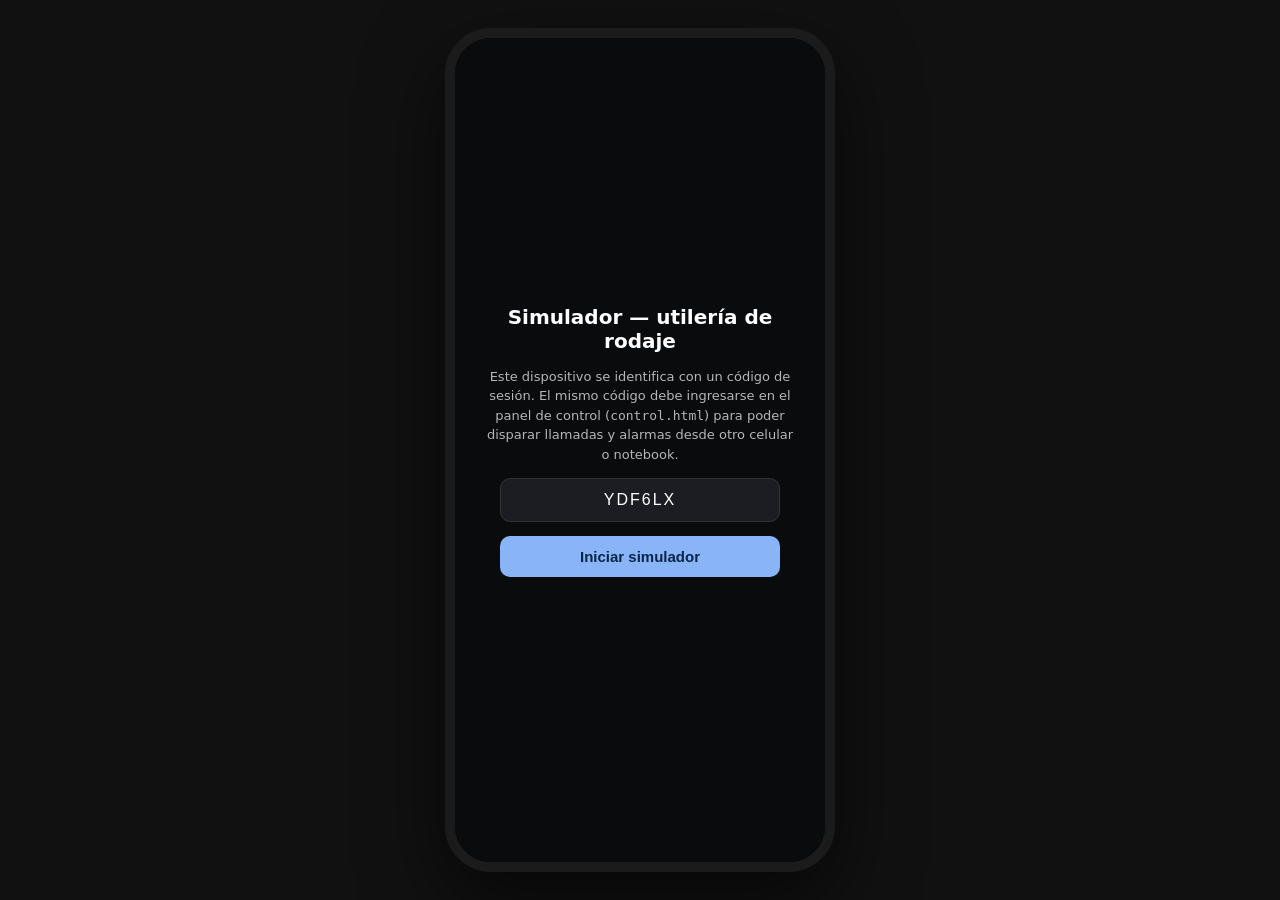
<file: index.html>
<!DOCTYPE html>
<html lang="es">
<head>
<meta charset="UTF-8">
<title>Simulador</title>
<meta name="viewport" content="width=device-width, initial-scale=1, maximum-scale=1, user-scalable=no, viewport-fit=cover">
<meta name="apple-mobile-web-app-capable" content="yes">
<meta name="apple-mobile-web-app-status-bar-style" content="black-translucent">
<meta name="mobile-web-app-capable" content="yes">
<meta name="theme-color" content="#000000">
<link rel="manifest" href="manifest.json">
<link rel="stylesheet" href="css/os.css?v=5">
</head>
<body>
<div id="screen">
  <div id="root"></div>
  <div id="setupscreen">
    <h1>Simulador — utilería de rodaje</h1>
    <p>Este dispositivo se identifica con un código de sesión. El mismo código
      debe ingresarse en el panel de control (<code>control.html</code>) para
      poder disparar llamadas y alarmas desde otro celular o notebook.</p>
    <input id="sessionInput" maxlength="8" placeholder="CÓDIGO">
    <button class="primary" id="enterBtn">Iniciar simulador</button>
    <div class="sync-mode" id="syncModeLabel"></div>
  </div>
</div>

<script type="module">
import { createSync, getSessionId, setSessionId } from "./js/sync.js?v=5";
import { OS } from "./js/os.js?v=5";
import { PhoneApp } from "./js/phone-app.js?v=5";
import { ClockApp } from "./js/clock-app.js?v=5";
import { playDing } from "./js/sound.js?v=5";
import { isFirebaseConfigured } from "./js/firebase-config.js?v=5";

const $setup = document.getElementById("setupscreen");
const $sessionInput = document.getElementById("sessionInput");
const $syncModeLabel = document.getElementById("syncModeLabel");
const $root = document.getElementById("root");

let sync = null;
let os = null;
let phoneApp = null;
let clockApp = null;
let currentConfig = null;

function getConfig() {
  return currentConfig || {};
}

// ---- Pantalla completa real -------------------------------------------
// Oculta la barra de estado verdadera del celular y toda la interfaz del
// navegador (Android Chrome). Requiere un toque del usuario, así que se
// intenta en el primer toque sobre el simulador y en el botón de inicio.
// En iPhone no existe esta API: ahí hay que usar "Agregar a pantalla de
// inicio" (el manifest ya pide display: fullscreen).
async function goFullscreen() {
  try {
    if (!document.fullscreenElement && document.documentElement.requestFullscreen) {
      await document.documentElement.requestFullscreen({ navigationUI: "hide" });
    }
  } catch (e) { /* iOS u otro navegador sin soporte: seguimos normal */ }
}
document.addEventListener("pointerup", () => { goFullscreen(); }, { capture: true });

// ---- La pantalla nunca se apaga -----------------------------------------
// Wake Lock: mientras el simulador esté visible, el celular no se bloquea
// ni se atenúa a mitad de una toma. Se re-adquiere si la pestaña vuelve.
let wakeLock = null;
async function keepAwake() {
  try {
    if ("wakeLock" in navigator) wakeLock = await navigator.wakeLock.request("screen");
  } catch (e) { /* sin soporte o sin permiso: no es fatal */ }
}
document.addEventListener("visibilitychange", () => {
  if (document.visibilityState === "visible") keepAwake();
});
keepAwake();

function boot(sessionId) {
  setSessionId(sessionId);
  sync = createSync(sessionId);
  $syncModeLabel.textContent = isFirebaseConfigured()
    ? `Sesión ${sessionId} · sincronización remota (Firebase)`
    : `Sesión ${sessionId} · modo local (misma pestaña/navegador)`;

  if (!os) {
    os = new OS($root, {
      onExit: () => {
        phoneApp?.endCall();
        clockApp?.dismiss();
        if (document.fullscreenElement) document.exitFullscreen().catch(() => {});
        showSetup();
      },
      onLaunch: (id, fromEl, label) => {
        if (id === "phone") phoneApp.open(fromEl);
        else if (id === "clock") clockApp.open(fromEl);
        else genericApp(id, fromEl, label);
      },
    });
    phoneApp = new PhoneApp(os, getConfig);
    clockApp = new ClockApp(os, getConfig);

    sync.onConfigChange((cfg) => {
      currentConfig = cfg;
      os.applyConfig(cfg);
    });

    sync.onCommand((cmd) => {
      if (!cmd || !cmd.type) return;
      if (cmd.type === "incoming_call") phoneApp.incomingCall(cmd.payload || {});
      else if (cmd.type === "end_call") phoneApp.endCall();
      else if (cmd.type === "fire_alarm") clockApp.fire(cmd.payload || {});
      else if (cmd.type === "dismiss_alarm") clockApp.dismiss();
      else if (cmd.type === "notify") {
        os.showNotification(cmd.payload || {});
        if (cmd.payload?.sound !== false) playDing();
      }
    });
  }

  hideSetup();
  os.goLock();
}

function genericApp(id, fromEl, label) {
  const node = document.createElement("div");
  node.className = "app-window";
  node.style.display = "flex";
  node.style.alignItems = "center";
  node.style.justifyContent = "center";
  node.style.color = "rgba(255,255,255,.4)";
  node.style.fontSize = "14px";
  node.textContent = label || id;
  node.addEventListener("click", () => os.closeApp());
  os.showAppWindow(node, fromEl);
}

function showSetup() {
  $sessionInput.value = getSessionId();
  $setup.classList.remove("hidden");
}
function hideSetup() {
  $setup.classList.add("hidden");
}

document.getElementById("enterBtn").addEventListener("click", () => {
  const code = ($sessionInput.value || getSessionId()).trim().toUpperCase();
  if (!code) return;
  goFullscreen();
  keepAwake();
  boot(code);
});

// Primer arranque: un link con ?s=CODIGO (ej. desde un QR) entra directo.
// Si ya había sesión guardada en este dispositivo, también entra directo.
// Si no hay nada, muestra la pantalla de configuración (equipo de rodaje).
const urlCode = new URL(window.location.href).searchParams.get("s");
const existing = localStorage.getItem("pn_sim_session");
if (urlCode) {
  boot(urlCode.trim().toUpperCase());
} else if (existing) {
  boot(existing);
} else {
  showSetup();
}
</script>
</body>
</html>
</file>
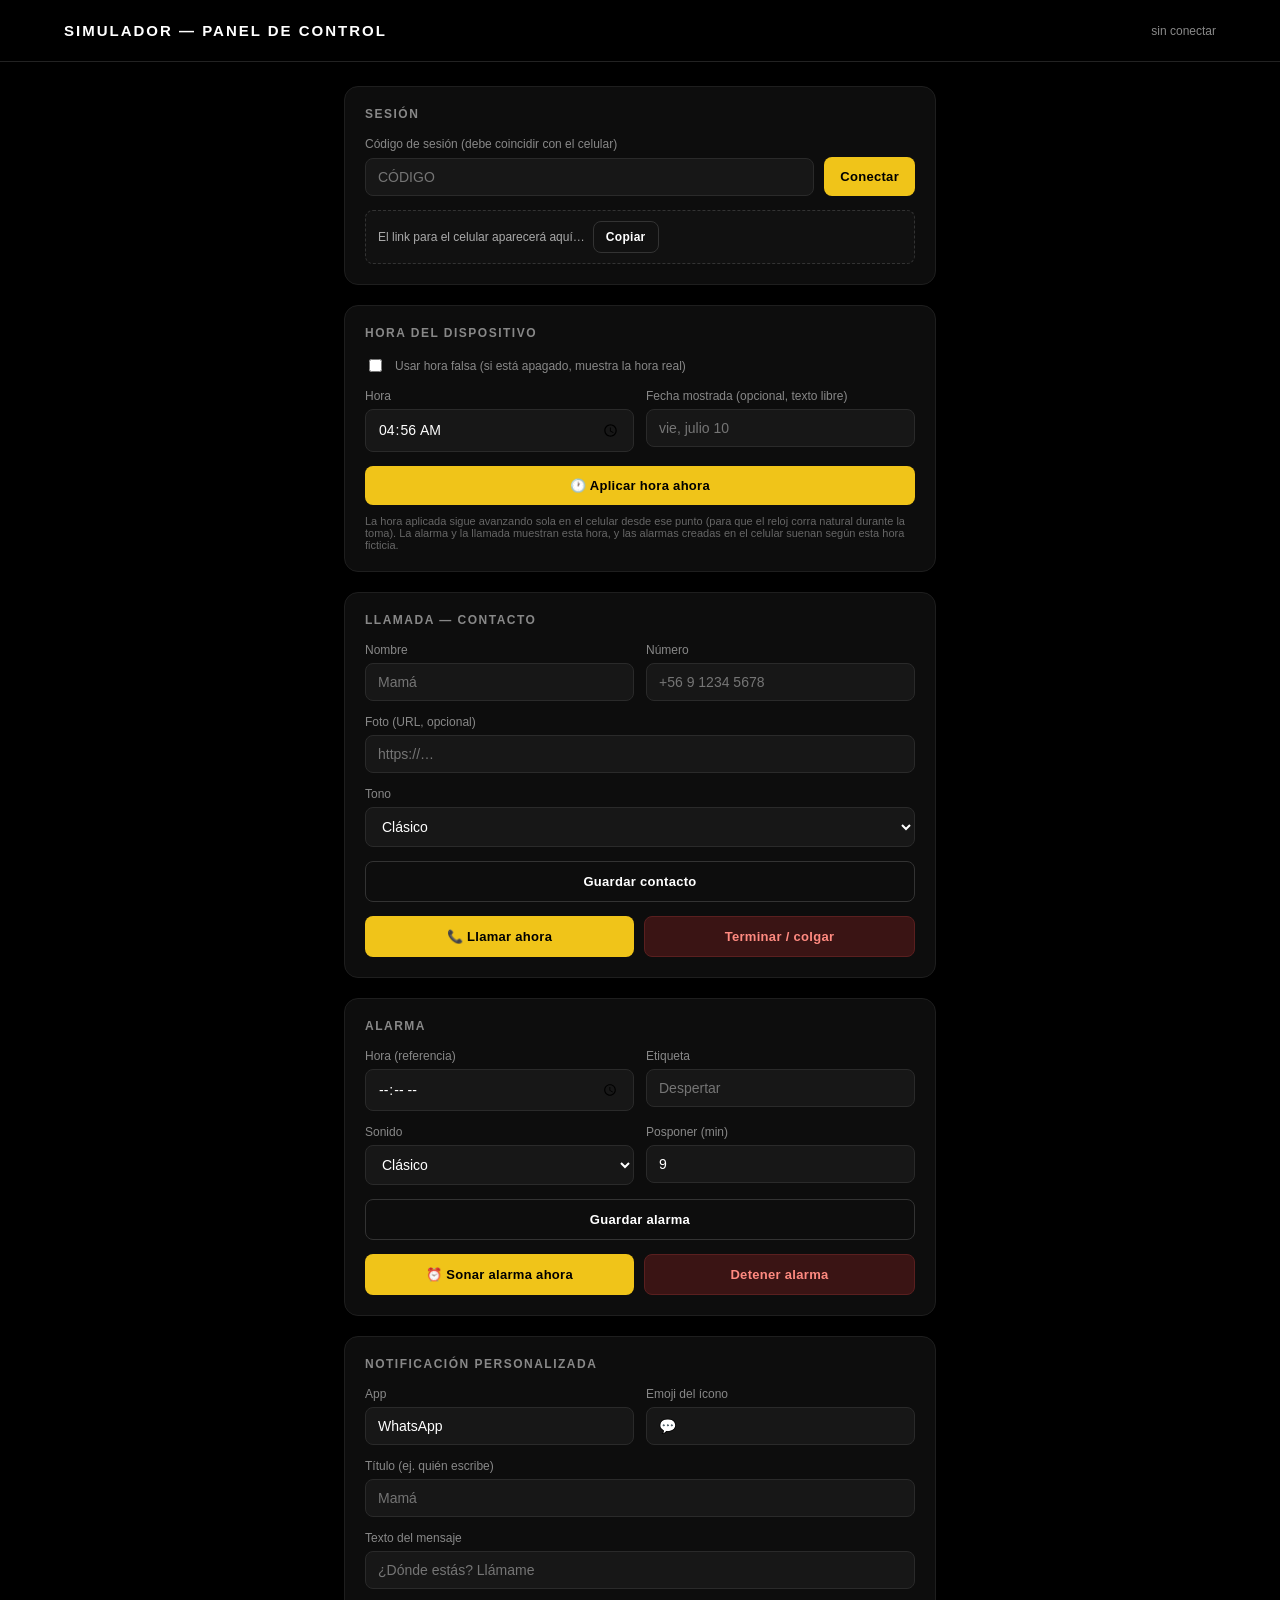
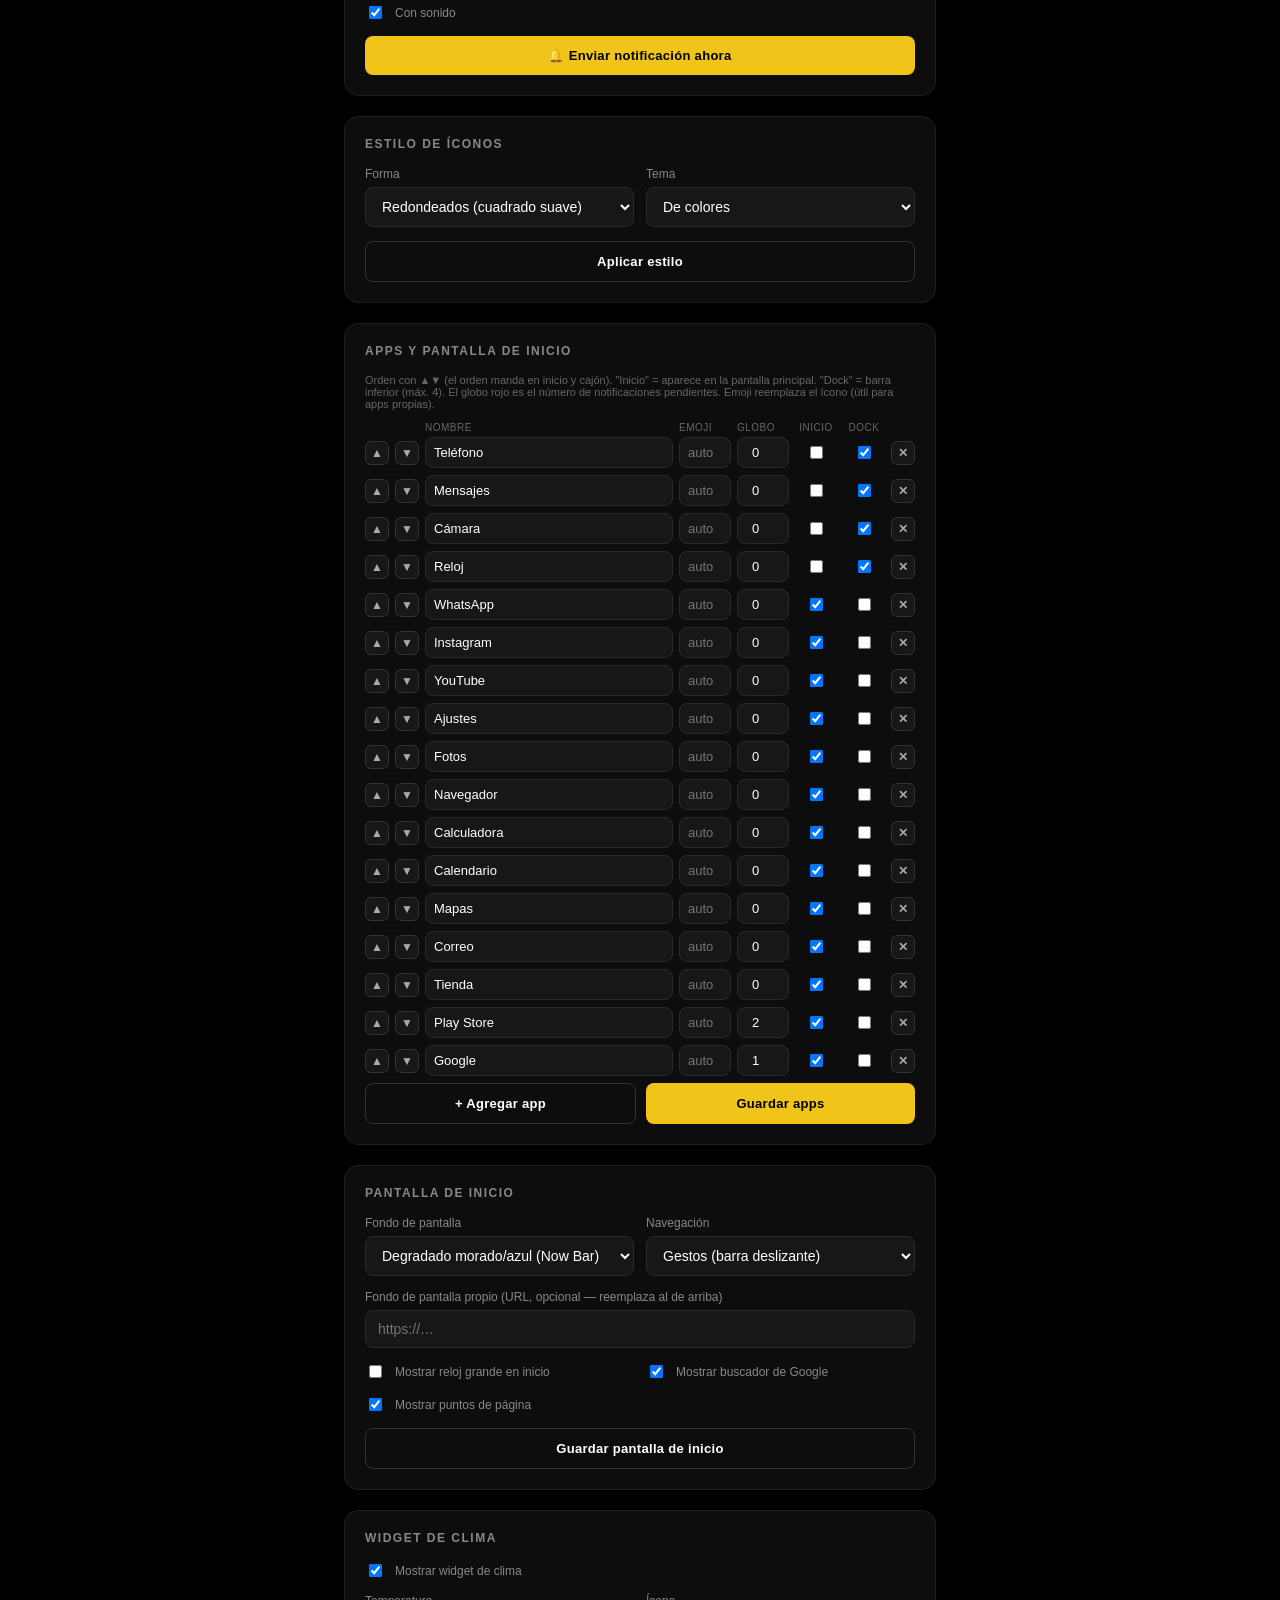
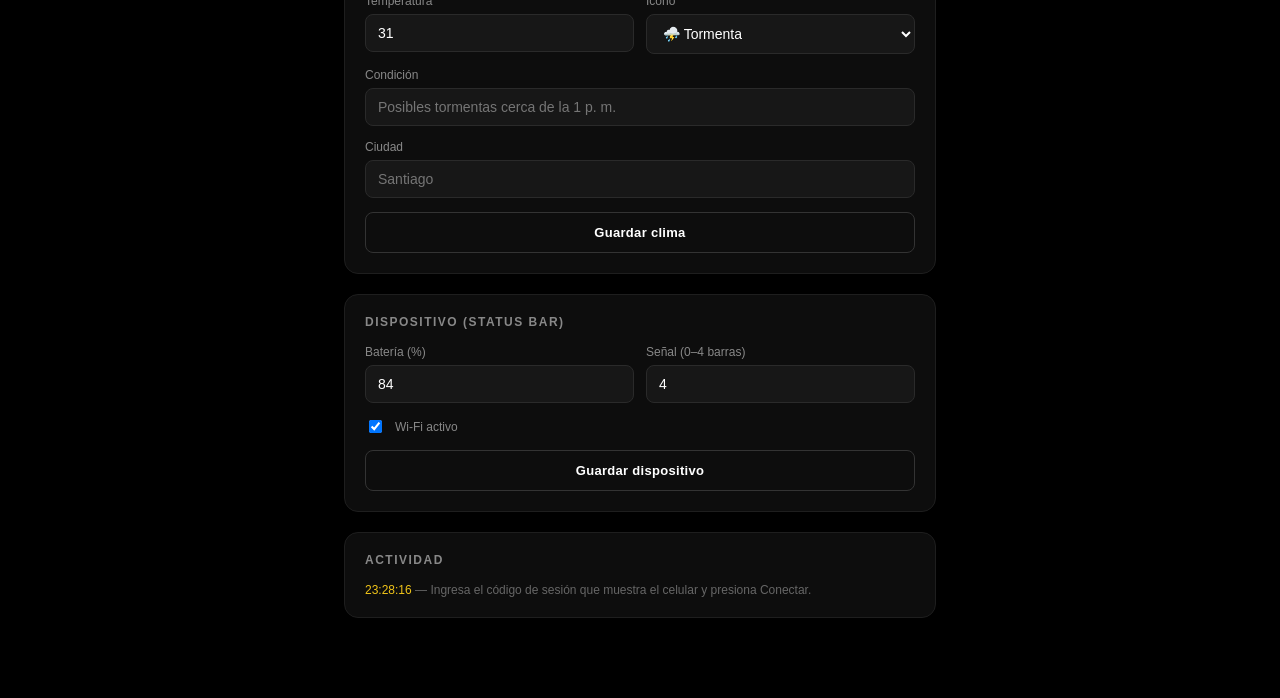
<file: control.html>
<!DOCTYPE html>
<html lang="es">
<head>
<meta charset="UTF-8">
<title>Control remoto — Simulador</title>
<meta name="viewport" content="width=device-width, initial-scale=1">
<link rel="stylesheet" href="css/control.css?v=5">
</head>
<body>
<header>
  <h1>Simulador — Panel de control</h1>
  <div class="status" id="statusLabel">sin conectar</div>
</header>

<main>
  <div class="card">
    <h2>Sesión</h2>
    <div class="field">
      <label>Código de sesión (debe coincidir con el celular)</label>
      <div class="row-inline">
        <input id="sessionCode" maxlength="8" placeholder="CÓDIGO">
        <button class="btn-accent" id="connectBtn">Conectar</button>
      </div>
    </div>
    <div class="link-box">
      <span id="deviceLink">El link para el celular aparecerá aquí…</span>
      <button class="btn-outline" id="copyLink">Copiar</button>
    </div>
  </div>

  <div class="card">
    <h2>Hora del dispositivo</h2>
    <div class="field row-inline">
      <input type="checkbox" id="t-enabled">
      <label style="margin:0;">Usar hora falsa (si está apagado, muestra la hora real)</label>
    </div>
    <div class="grid2">
      <div class="field"><label>Hora</label><input id="t-value" type="time" value="04:56"></div>
      <div class="field"><label>Fecha mostrada (opcional, texto libre)</label><input id="t-date" placeholder="vie, julio 10"></div>
    </div>
    <div class="actions-row">
      <button class="btn-accent" id="applyTime">🕐 Aplicar hora ahora</button>
    </div>
    <p style="font-size:11px;color:#666;margin:10px 0 0;">La hora aplicada sigue avanzando sola en el celular desde ese punto (para que el reloj corra natural durante la toma). La alarma y la llamada muestran esta hora, y las alarmas creadas en el celular suenan según esta hora ficticia.</p>
  </div>

  <div class="card">
    <h2>Llamada — Contacto</h2>
    <div class="grid2">
      <div class="field"><label>Nombre</label><input id="c-name" placeholder="Mamá"></div>
      <div class="field"><label>Número</label><input id="c-number" placeholder="+56 9 1234 5678"></div>
    </div>
    <div class="field"><label>Foto (URL, opcional)</label><input id="c-photo" placeholder="https://…"></div>
    <div class="field">
      <label>Tono</label>
      <select id="c-ringtone">
        <option value="clasico">Clásico</option>
        <option value="marimba">Marimba</option>
        <option value="suave">Suave</option>
      </select>
    </div>
    <div class="actions-row">
      <button class="btn-outline" id="saveContact">Guardar contacto</button>
    </div>
    <div class="actions-row" style="margin-top:14px;">
      <button class="btn-accent" id="callNow">📞 Llamar ahora</button>
      <button class="btn-danger" id="endCall">Terminar / colgar</button>
    </div>
  </div>

  <div class="card">
    <h2>Alarma</h2>
    <div class="grid2">
      <div class="field"><label>Hora (referencia)</label><input id="a-time" type="time"></div>
      <div class="field"><label>Etiqueta</label><input id="a-label" placeholder="Despertar"></div>
    </div>
    <div class="grid2">
      <div class="field">
        <label>Sonido</label>
        <select id="a-sound">
          <option value="clasico">Clásico</option>
          <option value="suave">Suave</option>
          <option value="urgente">Urgente</option>
        </select>
      </div>
      <div class="field"><label>Posponer (min)</label><input id="a-snooze" type="number" min="1" max="30" value="9"></div>
    </div>
    <div class="actions-row">
      <button class="btn-outline" id="saveAlarm">Guardar alarma</button>
    </div>
    <div class="actions-row" style="margin-top:14px;">
      <button class="btn-accent" id="fireAlarm">⏰ Sonar alarma ahora</button>
      <button class="btn-danger" id="dismissAlarm">Detener alarma</button>
    </div>
  </div>

  <div class="card">
    <h2>Notificación personalizada</h2>
    <div class="grid2">
      <div class="field"><label>App</label><input id="n-app" placeholder="WhatsApp" value="WhatsApp"></div>
      <div class="field"><label>Emoji del ícono</label><input id="n-emoji" placeholder="💬" value="💬" maxlength="4"></div>
    </div>
    <div class="field"><label>Título (ej. quién escribe)</label><input id="n-title" placeholder="Mamá"></div>
    <div class="field"><label>Texto del mensaje</label><input id="n-text" placeholder="¿Dónde estás? Llámame"></div>
    <div class="field row-inline"><input type="checkbox" id="n-sound" checked><label style="margin:0;">Con sonido</label></div>
    <div class="actions-row">
      <button class="btn-accent" id="sendNotify">🔔 Enviar notificación ahora</button>
    </div>
  </div>

  <div class="card">
    <h2>Estilo de íconos</h2>
    <div class="grid2">
      <div class="field">
        <label>Forma</label>
        <select id="i-shape">
          <option value="rounded">Redondeados (cuadrado suave)</option>
          <option value="circle">Circulares</option>
          <option value="square">Cuadrados</option>
        </select>
      </div>
      <div class="field">
        <label>Tema</label>
        <select id="i-theme">
          <option value="color">De colores</option>
          <option value="dark">Oscuros (tema grafito)</option>
        </select>
      </div>
    </div>
    <div class="actions-row">
      <button class="btn-outline" id="saveIconStyle">Aplicar estilo</button>
    </div>
  </div>

  <div class="card">
    <h2>Apps y pantalla de inicio</h2>
    <p style="font-size:11px;color:#666;margin:0 0 12px;">Orden con ▲▼ (el orden manda en inicio y cajón). "Inicio" = aparece en la pantalla principal. "Dock" = barra inferior (máx. 4). El globo rojo es el número de notificaciones pendientes. Emoji reemplaza el ícono (útil para apps propias).</p>
    <div id="appsEditor"></div>
    <div class="actions-row">
      <button class="btn-outline" id="addApp">+ Agregar app</button>
      <button class="btn-accent" id="saveApps">Guardar apps</button>
    </div>
  </div>

  <div class="card">
    <h2>Pantalla de inicio</h2>
    <div class="grid2">
      <div class="field">
        <label>Fondo de pantalla</label>
        <select id="h-wallpaper-preset">
          <option value="gradient">Degradado morado/azul (Now Bar)</option>
          <option value="dark">Oscuro (por defecto)</option>
        </select>
      </div>
      <div class="field">
        <label>Navegación</label>
        <select id="h-nav-style">
          <option value="gesture">Gestos (barra deslizante)</option>
          <option value="buttons">Botones (◧ ○ ◁)</option>
        </select>
      </div>
    </div>
    <div class="field"><label>Fondo de pantalla propio (URL, opcional — reemplaza al de arriba)</label><input id="d-wallpaper" placeholder="https://…"></div>
    <div class="grid2">
      <div class="field row-inline"><input type="checkbox" id="h-show-clock"><label style="margin:0;">Mostrar reloj grande en inicio</label></div>
      <div class="field row-inline"><input type="checkbox" id="h-show-search" checked><label style="margin:0;">Mostrar buscador de Google</label></div>
    </div>
    <div class="field row-inline"><input type="checkbox" id="h-show-dots" checked><label style="margin:0;">Mostrar puntos de página</label></div>
    <div class="actions-row">
      <button class="btn-outline" id="saveHome">Guardar pantalla de inicio</button>
    </div>
  </div>

  <div class="card">
    <h2>Widget de clima</h2>
    <div class="field row-inline"><input type="checkbox" id="w-enabled" checked><label style="margin:0;">Mostrar widget de clima</label></div>
    <div class="grid2">
      <div class="field"><label>Temperatura</label><input id="w-temp" type="number" value="31"></div>
      <div class="field">
        <label>Ícono</label>
        <select id="w-icon">
          <option value="sun">☀️ Soleado</option>
          <option value="cloud">☁️ Nublado</option>
          <option value="rain">🌧️ Lluvia</option>
          <option value="storm" selected>⛈️ Tormenta</option>
          <option value="snow">❄️ Nieve</option>
        </select>
      </div>
    </div>
    <div class="field"><label>Condición</label><input id="w-condition" placeholder="Posibles tormentas cerca de la 1 p. m."></div>
    <div class="field"><label>Ciudad</label><input id="w-city" placeholder="Santiago"></div>
    <div class="actions-row">
      <button class="btn-outline" id="saveWeather">Guardar clima</button>
    </div>
  </div>

  <div class="card">
    <h2>Dispositivo (status bar)</h2>
    <div class="grid2">
      <div class="field"><label>Batería (%)</label><input id="d-battery" type="number" min="1" max="100" value="84"></div>
      <div class="field"><label>Señal (0–4 barras)</label><input id="d-signal" type="number" min="0" max="4" value="4"></div>
    </div>
    <div class="field row-inline"><input type="checkbox" id="d-wifi" checked><label style="margin:0;">Wi-Fi activo</label></div>
    <div class="actions-row">
      <button class="btn-outline" id="saveDevice">Guardar dispositivo</button>
    </div>
  </div>

  <div class="card">
    <h2>Actividad</h2>
    <div id="log"></div>
  </div>
</main>

<script type="module" src="js/control.js?v=5"></script>
</body>
</html>
</file>
<file: css/os.css>
/* ============================================================================
   SIMULADOR DE SISTEMA OPERATIVO ANDROID — estilo estándar (Pixel launcher)
   Fuente: system-ui → en un Android real esto ES Roboto, sin necesidad de
   cargar fuentes externas.
   ============================================================================ */

/* Paleta oficial One UI (Samsung Design Kit, tema oscuro) */
:root {
  --oui-primary: #387AFF;
  --oui-secondary: #848487;
  --oui-foreground: #2E2E30;
  --oui-background: #000000;
  --oui-container: #17171A;
  --oui-component: #17171A;
  --oui-yellow: #FFCB0C;
}

* { box-sizing: border-box; -webkit-tap-highlight-color: transparent; }

html, body {
  margin: 0;
  height: 100%;
  overflow: hidden;
  background: #000;
  font-family: system-ui, -apple-system, "Segoe UI", Roboto, Arial, sans-serif;
  user-select: none;
  -webkit-user-select: none;
  touch-action: none;
  overscroll-behavior: none;
  -webkit-overflow-scrolling: auto;
}

#screen {
  position: fixed;
  inset: 0;
  background: #000;
  color: #fff;
  overflow: hidden;
  touch-action: none;
  overscroll-behavior: none;
}

/* ---------- Status bar ---------------------------------------------------- */
.statusbar {
  position: absolute;
  top: 0; left: 0; right: 0;
  height: 28px;
  display: flex;
  align-items: center;
  justify-content: space-between;
  padding: 0 18px;
  font-size: 13px;
  font-weight: 500;
  letter-spacing: 0.2px;
  /* Sobre las ventanas de apps (z 600): en Android real la status bar se ve
     dentro de las apps y de la llamada. La alarma la tapa (z 800), como One UI. */
  z-index: 700;
  color: #fff;
  text-shadow: 0 1px 2px rgba(0,0,0,.4);
}
.statusbar .sb-time { font-variant-numeric: tabular-nums; }
.statusbar .sb-right { display: flex; align-items: center; gap: 6px; }
.statusbar svg { display: block; }
.battery-pct { font-size: 12px; margin-right: 1px; }

/* ---------- Gesture pill --------------------------------------------------- */
.gesture-pill {
  position: absolute;
  bottom: 6px;
  left: 50%;
  transform: translateX(-50%);
  width: 34%;
  max-width: 140px;
  height: 4px;
  border-radius: 3px;
  background: rgba(255,255,255,.85);
  z-index: 900;
}
.nav-buttons-mode .gesture-pill { display: none; }

/* ---------- Screens (lock / home / drawer / apps) -------------------------- */
.pane {
  position: absolute;
  inset: 0;
  transition: transform .42s cubic-bezier(.2,0,0,1), opacity .42s cubic-bezier(.2,0,0,1);
}

/* Lock screen */
#lockscreen {
  background: radial-gradient(120% 100% at 50% 0%, #2b2f36 0%, #101216 60%, #000 100%);
  display: flex;
  flex-direction: column;
  align-items: center;
  justify-content: center;
  z-index: 300;
}
#lockscreen.hidden { transform: translateY(-100%); pointer-events: none; }
.lock-clock { font-size: 74px; font-weight: 400; letter-spacing: -1px; }
.lock-date { font-size: 16px; opacity: .85; text-transform: capitalize; margin-top: 2px; }
.lock-hint {
  position: absolute; bottom: 70px;
  font-size: 13px; opacity: .7;
  display: flex; flex-direction: column; align-items: center; gap: 8px;
}
.lock-hint .chevrons { display:flex; flex-direction:column; gap:-4px; opacity:.8; animation: chevbounce 1.6s ease-in-out infinite; }
@keyframes chevbounce { 0%,100%{ transform: translateY(0);} 50%{ transform: translateY(-6px);} }

/* Notificación heads-up (cae desde arriba, sobre cualquier pantalla) */
.heads-up {
  position: absolute;
  top: 38px; left: 3%; right: 3%;
  background: rgba(38,40,46,.97);
  border-radius: 24px;
  padding: 13px 16px;
  display: flex;
  align-items: flex-start;
  gap: 12px;
  box-shadow: 0 10px 30px rgba(0,0,0,.55);
  animation: dropin .38s cubic-bezier(.2,0,0,1);
  z-index: 750;
  cursor: pointer;
}
@keyframes dropin { from { transform: translateY(-130%); opacity: 0; } to { transform: translateY(0); opacity: 1; } }
.heads-up .hu-icon {
  width: 40px; height: 40px; border-radius: 50%;
  background: #3a3d44;
  flex-shrink: 0;
  display: flex; align-items: center; justify-content: center;
  font-size: 21px;
}
.hu-text { flex: 1; min-width: 0; padding-top: 1px; }
.hu-app { font-size: 12px; opacity: .65; margin-bottom: 2px; }
.hu-title { font-size: 14.5px; font-weight: 600; }
.hu-sub {
  font-size: 13.5px; opacity: .85; margin-top: 1px;
  display: -webkit-box; -webkit-line-clamp: 2; -webkit-box-orient: vertical;
  overflow: hidden;
}

/* ---------- Panel de notificaciones / ajustes rápidos (shade) ----------
   Referencia: One UI Design Kit (Figma, comunidad Samsung) — grilla de
   accesos + reproductor + lista de notificaciones con encabezados. */
#shade {
  position: absolute;
  inset: 0;
  z-index: 850;
  background: rgba(10,10,12,.55);
  backdrop-filter: blur(2px);
  opacity: 0;
  pointer-events: none;
  transition: opacity .3s ease;
}
#shade.open { opacity: 1; pointer-events: all; }
.shade-panel {
  position: absolute;
  top: 0; left: 0; right: 0;
  max-height: 88%;
  background: var(--oui-background);
  border-radius: 0 0 28px 28px;
  padding: 44px 18px 22px;
  transform: translateY(-100%);
  transition: transform .32s cubic-bezier(.2,0,0,1);
  overflow-y: auto;
  touch-action: pan-y;
}
#shade.open .shade-panel { transform: translateY(0); }
.shade-qs-grid {
  display: grid;
  grid-template-columns: repeat(4, 1fr);
  gap: 12px 8px;
  margin-bottom: 18px;
}
.shade-qs-tile {
  display: flex; flex-direction: column; align-items: center; gap: 6px;
  cursor: pointer;
}
.shade-qs-circle {
  width: 52px; height: 52px; border-radius: 50%;
  background: var(--oui-container);
  display: flex; align-items: center; justify-content: center;
  color: #fff;
  border: 1px solid rgba(255,255,255,.06);
}
.shade-qs-tile.active .shade-qs-circle {
  background: var(--oui-primary);
  color: #fff;
}
.shade-qs-tile span.qs-label {
  font-size: 10.5px; color: rgba(255,255,255,.75); text-align: center;
}
.shade-slider-row {
  display: flex; align-items: center; gap: 10px;
  background: var(--oui-container);
  border-radius: 24px;
  padding: 10px 16px;
  margin-bottom: 16px;
}
.shade-slider-row input[type="range"] {
  flex: 1; accent-color: var(--oui-primary);
}
.shade-noti-header {
  font-size: 12px; color: rgba(255,255,255,.5);
  margin: 14px 0 8px;
  display: flex; justify-content: space-between; align-items: center;
}
.shade-noti-header button {
  background: none; border: none; color: var(--oui-primary);
  font-size: 12px; font-weight: 600;
}
.shade-noti-card {
  display: flex; gap: 12px; align-items: flex-start;
  background: var(--oui-container);
  border-radius: 16px;
  padding: 12px 14px;
  margin-bottom: 8px;
}
.shade-noti-card .sn-icon {
  width: 34px; height: 34px; border-radius: 50%;
  background: var(--oui-foreground);
  display: flex; align-items: center; justify-content: center;
  font-size: 17px; flex-shrink: 0;
}
.shade-noti-card .sn-body { flex: 1; min-width: 0; }
.shade-noti-card .sn-app { font-size: 11px; color: rgba(255,255,255,.5); display:flex; justify-content:space-between; }
.shade-noti-card .sn-title { font-size: 13.5px; font-weight: 600; margin-top: 1px; }
.shade-noti-card .sn-text { font-size: 13px; color: rgba(255,255,255,.75); margin-top: 1px; }
.shade-empty { text-align: center; opacity: .4; font-size: 13px; margin: 30px 0; }
.shade-handle {
  width: 34px; height: 4px; border-radius: 3px;
  background: rgba(255,255,255,.25);
  margin: 0 auto 16px;
}

/* Home screen — layout en columna flex para acomodar widgets variables
   (reloj / clima / buscador) sin pisarse entre sí. */
#homescreen {
  background: linear-gradient(160deg, #14171c 0%, #05070a 55%, #000 100%);
  z-index: 100;
  display: flex;
  flex-direction: column;
  padding-top: 40px;
  overflow: hidden;
}
#homescreen.behind { transform: scale(.92); filter: brightness(.55); }

/* Fondo alternativo tipo "Now Bar" (degradado morado/azul con manchas suaves) */
#homescreen.wallpaper-gradient {
  background:
    radial-gradient(55% 40% at 50% 34%, rgba(255,255,255,.10) 0%, rgba(255,255,255,0) 70%),
    radial-gradient(70% 55% at 20% 12%, rgba(180,170,255,.35) 0%, rgba(180,170,255,0) 60%),
    linear-gradient(170deg, #9a9de4 0%, #7b7ed6 22%, #6a6fcb 45%, #7d6fc7 70%, #8f79c9 100%);
}

.home-top { flex-shrink: 0; padding: 0 5%; }
.home-widget { text-align:center; margin-bottom: 10px; }
.home-widget.hidden { display: none; }
.home-widget .w-time { font-size: 46px; font-weight:400; }
.home-widget .w-date { font-size: 14px; opacity:.85; margin-top:2px; text-transform:capitalize; }

/* Widget de clima (2x1), configurable desde el panel */
.weather-widget {
  display: none;
  align-items: center;
  gap: 12px;
  background: rgba(255,255,255,.14);
  backdrop-filter: blur(16px);
  border-radius: 22px;
  padding: 14px 16px;
  margin-bottom: 12px;
  max-width: 220px;
}
.weather-widget.show { display: flex; }
.weather-widget .ww-icon { font-size: 30px; line-height: 1; flex-shrink: 0; }
.weather-widget .ww-temp { font-size: 22px; font-weight: 700; }
.weather-widget .ww-cond { font-size: 11px; opacity: .85; line-height: 1.3; margin-top: 2px; }
.weather-widget .ww-city { font-size: 11px; opacity: .65; margin-top: 2px; }

/* Buscador de Google (decorativo, estilo widget de inicio) */
.google-searchbar {
  display: none;
  align-items: center;
  gap: 10px;
  background: rgba(255,255,255,.95);
  border-radius: 26px;
  height: 46px;
  padding: 0 16px;
  margin-bottom: 6px;
  color: #444;
}
.google-searchbar.show { display: flex; }
.google-searchbar .gs-icons { margin-left: auto; display: flex; gap: 14px; }

.app-grid {
  flex: 1;
  min-height: 0;
  overflow-y: auto;
  padding: 10px 4% 6px;
  display: grid;
  grid-template-columns: repeat(4, 1fr);
  gap: 20px 0;
  align-content: start;
}
.app-icon-wrap {
  display: flex; flex-direction: column; align-items: center; gap: 6px;
  cursor: pointer;
  position: relative;
}

/* Globo de notificaciones sobre el ícono */
.app-badge {
  position: absolute;
  top: -6px;
  left: 50%;
  margin-left: 15px;
  min-width: 19px; height: 19px;
  padding: 0 5px;
  border-radius: 10px;
  background: #f24a3d;
  color: #fff;
  font-size: 11.5px; font-weight: 700;
  display: flex; align-items: center; justify-content: center;
  box-shadow: 0 1px 3px rgba(0,0,0,.4);
  z-index: 2;
  pointer-events: none;
}

/* Formas de ícono configurables desde el panel */
.icon-shape-circle .app-icon { border-radius: 50%; }
.icon-shape-rounded .app-icon { border-radius: 16px; }
.icon-shape-square .app-icon { border-radius: 7px; }

/* Tema oscuro de íconos (como el tema oscuro de One UI: todos grafito) */
.icons-dark .app-icon {
  background: #26282e !important;
  border: 1px solid rgba(255,255,255,.07);
}
.app-icon {
  width: 56px; height: 56px; border-radius: 16px;
  display:flex; align-items:center; justify-content:center;
  font-size: 26px; color:#fff;
  box-shadow: 0 2px 6px rgba(0,0,0,.35);
  transition: transform .15s cubic-bezier(.2,0,0,1);
  position: relative;
  overflow: hidden;
}
.app-icon-wrap:active .app-icon { transform: scale(.88); }

/* Ícono de "carpeta" (varias apps agrupadas, ej. Google): grilla 2x2 */
.app-icon.folder-icon {
  display: grid;
  grid-template-columns: 1fr 1fr;
  grid-template-rows: 1fr 1fr;
  gap: 3px;
  padding: 7px;
}
.app-icon.folder-icon span {
  display: block;
  width: 100%; height: 100%;
  min-width: 0; min-height: 0;
  border-radius: 4px;
  align-self: stretch; justify-self: stretch;
}
.app-label { font-size: 11.5px; text-align:center; max-width: 70px; text-shadow: 0 1px 3px rgba(0,0,0,.6); }

.page-dots {
  flex-shrink: 0;
  display: none;
  justify-content: center;
  align-items: center;
  gap: 6px;
  padding: 6px 0;
}
.page-dots.show { display: flex; }
.page-dots span { width: 6px; height: 6px; border-radius: 3px; background: rgba(255,255,255,.4); }
.page-dots span.active { width: 14px; background: rgba(255,255,255,.9); }

.dock {
  flex-shrink: 0;
  margin: 8px 4% 14px;
  height: 68px;
  background: rgba(255,255,255,.10);
  backdrop-filter: blur(14px);
  border-radius: 30px;
  display:flex; align-items:center; justify-content:space-around;
}
.dock .app-icon { width:50px; height:50px; }

/* Barra de navegación por botones (alternativa al gesture pill) */
.nav-buttons {
  flex-shrink: 0;
  height: 40px;
  display: none;
  align-items: center;
  justify-content: space-around;
  padding: 0 15%;
  color: rgba(255,255,255,.85);
}
.nav-buttons.show { display: flex; }

/* App drawer */
#appdrawer {
  background: rgba(10,11,14,.98);
  backdrop-filter: blur(20px);
  z-index: 200;
  transform: translateY(100%);
  padding-top: 46px;
  display:flex; flex-direction:column;
}
#appdrawer.open { transform: translateY(0); }
.drawer-search {
  margin: 8px 5% 14px;
  background: rgba(255,255,255,.12);
  border-radius: 24px;
  height: 44px;
  display:flex; align-items:center;
  padding: 0 18px;
  color: rgba(255,255,255,.6);
  font-size: 14px;
  gap: 10px;
}
.drawer-grid {
  flex: 1;
  overflow-y: auto;
  touch-action: pan-y;
  display: grid;
  grid-template-columns: repeat(4, 1fr);
  gap: 22px 0;
  padding: 0 4% 120px;
  align-content: start;
}
.drawer-grid::-webkit-scrollbar { display: none; }

.exit-icon .app-icon { background: #2b2d33; border: 1px solid rgba(255,255,255,.08); }

/* Ripple */
.ripple {
  position: absolute;
  border-radius: 50%;
  background: rgba(255,255,255,.5);
  transform: scale(0);
  animation: rip .5s ease-out;
  pointer-events: none;
}
@keyframes rip { to { transform: scale(2.6); opacity: 0; } }

/* App window (opens with a "zoom from icon" effect) */
.app-window {
  position: absolute;
  inset: 0;
  z-index: 600;
  background: #000;
  transform: scale(.85);
  opacity: 0;
  pointer-events: none;
  transition: transform .32s cubic-bezier(.2,0,0,1), opacity .28s ease;
}
.app-window.open { transform: scale(1); opacity: 1; pointer-events: all; }

/* ---------- Phone app: incoming call ---------------------------------- */
.call-screen {
  position:absolute; inset:0;
  background: radial-gradient(120% 100% at 50% 0%, #262b33 0%, #0c0e12 60%, #000 100%);
  display:flex; flex-direction:column; align-items:center;
  padding-top: 90px;
}
.call-avatar {
  width: 132px; height:132px; border-radius:50%;
  background: #4c5666 center/cover;
  display:flex; align-items:center; justify-content:center;
  font-size:54px; font-weight:600;
  box-shadow: 0 10px 40px rgba(0,0,0,.5);
  animation: pulse 1.6s ease-in-out infinite;
}
@keyframes pulse { 0%,100%{ box-shadow:0 0 0 0 rgba(120,170,255,.35);} 50%{ box-shadow:0 0 0 22px rgba(120,170,255,0);} }
.call-name { font-size: 26px; font-weight:500; margin-top: 22px; }
.call-sub { font-size: 15px; opacity:.7; margin-top: 6px; }
.call-actions {
  position:absolute; bottom: 70px; left:0; right:0;
  display:flex; justify-content:space-around; padding: 0 12%;
}
.call-btn {
  width: 68px; height:68px; border-radius:50%; border:none;
  display:flex; align-items:center; justify-content:center;
  box-shadow: 0 6px 18px rgba(0,0,0,.4);
}
.call-btn.decline { background:#e6473c; }
.call-btn.accept { background:#2fbf59; }
.call-hint { position:absolute; bottom: 22px; left:0; right:0; text-align:center; font-size:12px; opacity:.6;}

.incall-screen {
  position:absolute; inset:0;
  background: #0c0e12;
  display:flex; flex-direction:column; align-items:center;
  padding-top: 90px;
}
.incall-timer { font-size: 15px; opacity:.75; margin-top: 8px; font-variant-numeric: tabular-nums;}
.incall-grid {
  position:absolute; bottom: 130px; left: 12%; right: 12%;
  display:grid; grid-template-columns: repeat(3,1fr); gap: 26px 0;
  text-align:center;
}
.incall-opt { display:flex; flex-direction:column; align-items:center; gap:8px; font-size:12px; opacity:.85; }
.incall-opt .circ { width:56px; height:56px; border-radius:50%; background:rgba(255,255,255,.12); display:flex; align-items:center; justify-content:center; }
.incall-opt.active .circ { background:#fff; color:#000; }
.end-call-wrap { position:absolute; bottom: 40px; left:0; right:0; display:flex; justify-content:center; }

/* ---------- Clock app --------------------------------------------------- */
.clock-app { position:absolute; inset:0; background:#0a0b0d; padding-top: 56px; display:flex; flex-direction:column; }
.clock-header { padding: 0 20px 12px; font-size: 26px; font-weight:600; display:flex; justify-content:space-between; align-items:center; }
.clock-header .add-btn { width:40px; height:40px; border-radius:50%; background:#2a2d33; display:flex; align-items:center; justify-content:center; font-size:22px; }
.alarm-list { flex:1; overflow-y:auto; padding: 0 20px; }
.alarm-row { display:flex; align-items:center; justify-content:space-between; padding: 18px 0; border-bottom: 1px solid rgba(255,255,255,.08); }
.alarm-row .a-time { font-size: 32px; font-weight:300; }
.alarm-row.disabled .a-time, .alarm-row.disabled .a-label { opacity:.4; }
.alarm-row .a-label { font-size: 13px; opacity:.65; margin-top: 2px; }
.switch { width:44px; height:26px; border-radius:14px; background:#3a3d44; position:relative; flex-shrink:0; cursor:pointer; transition: background .2s; }
.switch.on { background:#8ab4f8; }
.switch .knob { position:absolute; top:3px; left:3px; width:20px; height:20px; border-radius:50%; background:#fff; transition: transform .2s; }
.switch.on .knob { transform: translateX(18px); background:#0a0b0d; }
.alarm-empty { opacity:.5; text-align:center; margin-top:60px; font-size:14px; }

.editor-sheet {
  position:absolute; left:0; right:0; bottom:0;
  background:#1b1d22; border-radius: 22px 22px 0 0;
  padding: 22px 22px 34px;
  transform: translateY(100%);
  transition: transform .35s cubic-bezier(.2,0,0,1);
  z-index: 50;
}
.editor-sheet.open { transform: translateY(0); }
.editor-sheet h3 { margin: 0 0 16px; font-size:18px; }
.editor-row { display:flex; flex-direction:column; gap:6px; margin-bottom: 14px; }
.editor-row label { font-size:12px; opacity:.65; }
.editor-row input, .editor-row select {
  background:#2a2d33; border:none; border-radius:10px; color:#fff;
  padding: 10px 12px; font-size:15px; font-family: inherit;
}
.editor-actions { display:flex; justify-content:flex-end; gap:14px; margin-top: 10px; font-size:14px; }
.editor-actions button { background:none; border:none; color:#8ab4f8; font-weight:600; font-size:15px; padding: 8px 6px; }

/* Pantalla de alarma sonando — estilo One UI (Samsung) */
.alarm-fire-screen {
  position:absolute; inset:0;
  background:
    radial-gradient(120% 90% at 20% 100%, rgba(214,164,124,.85) 0%, rgba(214,164,124,0) 55%),
    radial-gradient(130% 90% at 85% 75%, rgba(150,110,140,.6) 0%, rgba(150,110,140,0) 60%),
    linear-gradient(195deg, #17102e 0%, #241744 40%, #4a3260 70%, #8a6a72 100%);
  display:flex; flex-direction:column; align-items:center;
  padding-top: 14vh;
}
.af-clock { font-size: 108px; line-height: .98; font-weight: 400; text-align:center; letter-spacing: 1px; font-variant-numeric: tabular-nums; }
.af-date { margin-top: 20px; font-size: 19px; opacity:.92; }
.af-label { margin-top: 22px; font-size: 22px; }
.af-dismiss {
  position:absolute; bottom: 24%;
  width: 88px; height: 88px; border-radius: 50%;
  border: 1.5px solid rgba(255,255,255,.55);
  background: rgba(255,255,255,.10);
  display:flex; align-items:center; justify-content:center;
}
.af-bottom {
  position:absolute; bottom: 36px; left: 22px; right: 22px;
  display:flex; align-items:center; gap: 14px;
}
.af-snooze {
  flex: 1; height: 64px; border-radius: 34px;
  border: 1px solid rgba(255,255,255,.3);
  background: rgba(255,255,255,.12);
  color:#fff; font-size: 17px; font-weight: 600;
}
.af-adj {
  width: 64px; height: 64px; border-radius: 50%; flex-shrink: 0;
  border: 1px solid rgba(255,255,255,.25);
  background: rgba(255,255,255,.10);
  color:#fff; font-size: 26px; line-height: 1;
}

/* ---------- Setup screen (primera vez / salir del simulador) ------------ */
#setupscreen {
  position:absolute; inset:0; z-index: 1000;
  background:#0a0b0d;
  display:flex; flex-direction:column; align-items:center; justify-content:center;
  padding: 8%;
  text-align:center;
  gap: 14px;
}
#setupscreen.hidden { display:none; }
#setupscreen h1 { font-size: 20px; margin:0; }
#setupscreen p { font-size: 13px; opacity:.7; margin:0; line-height:1.5; }
#setupscreen input { width: 100%; max-width:280px; background:#1b1d22; border:1px solid #333; border-radius:10px; color:#fff; padding:12px; font-size:16px; text-align:center; letter-spacing:2px; text-transform:uppercase; }
#setupscreen button.primary { width:100%; max-width:280px; background:#8ab4f8; color:#062647; border:none; border-radius:10px; padding:12px; font-size:15px; font-weight:700; }
#setupscreen .sync-mode { font-size:11px; opacity:.5; margin-top:4px; }
#setupscreen button.enter { background:none; border:none; color:#8ab4f8; font-size:13px; margin-top: 8px; }

@media (min-width: 700px) {
  /* Cuando se abre en notebook para pruebas, simula el marco de un celular */
  body { display:flex; align-items:center; justify-content:center; background:#111; height:100vh; }
  #screen { position:relative; width: 390px; height: 844px; border-radius: 46px; border: 10px solid #1b1b1b; box-shadow: 0 30px 80px rgba(0,0,0,.6); }
}
</file>
<file: css/control.css>
/* Panel de control remoto — herramienta de equipo, no sale en cámara,
   así que usa la identidad visual de Piñón Producciones. */
* { box-sizing: border-box; }
body {
  margin: 0;
  background: #000;
  color: #fff;
  font-family: Arial, "Segoe UI", system-ui, sans-serif;
  min-height: 100vh;
}
header {
  padding: 22px 5%;
  border-bottom: 1px solid #222;
  display: flex; align-items: center; justify-content: space-between; flex-wrap: wrap; gap: 10px;
}
header h1 { font-size: 15px; letter-spacing: 2px; text-transform: uppercase; margin: 0; font-weight: 900; }
header .status { font-size: 12px; color: #888; }
header .status b { color: #f0c419; }

main {
  max-width: 720px;
  margin: 0 auto;
  padding: 24px 5% 80px;
  display: grid;
  gap: 20px;
}
.card {
  background: #0d0d0d;
  border: 1px solid #1e1e1e;
  border-radius: 14px;
  padding: 20px;
}
.card h2 {
  font-size: 12px; text-transform: uppercase; letter-spacing: 1.5px;
  color: #888; margin: 0 0 16px;
}
.grid2 { display: grid; grid-template-columns: 1fr 1fr; gap: 12px; }
label { display: block; font-size: 12px; color: #888; margin-bottom: 6px; }
.field { margin-bottom: 14px; }
input, select {
  width: 100%;
  background: #171717;
  border: 1px solid #2a2a2a;
  border-radius: 8px;
  color: #fff;
  padding: 10px 12px;
  font-size: 14px;
  font-family: inherit;
}
input[type="range"] { padding: 0; }
input:focus, select:focus { outline: 1px solid #f0c419; }
.row-inline { display: flex; align-items: center; gap: 10px; }
.row-inline input[type="checkbox"] { width: auto; }

button {
  cursor: pointer;
  border: none;
  border-radius: 8px;
  font-weight: 700;
  font-size: 13px;
  padding: 12px 16px;
  letter-spacing: .3px;
}
.btn-accent { background: #f0c419; color: #000; }
.btn-accent:hover { background: #c9a10e; }
.btn-outline { background: transparent; color: #fff; border: 1px solid #333; }
.btn-outline:hover { border-color: #f0c419; color: #f0c419; }
.btn-danger { background: #3a1414; color: #ff8a80; border: 1px solid #5a1f1f; }
.actions-row { display: flex; gap: 10px; flex-wrap: wrap; }
.actions-row button { flex: 1; min-width: 160px; }

.link-box {
  display: flex; gap: 8px; align-items: center;
  background: #111; border: 1px dashed #333; border-radius: 8px; padding: 10px 12px;
  font-size: 12px; color: #aaa; word-break: break-all;
}
.link-box button { flex-shrink: 0; padding: 8px 12px; font-size: 12px; }

/* Editor de apps */
.app-row {
  display: grid;
  grid-template-columns: 24px 24px 1fr 52px 52px 42px 42px 24px;
  gap: 6px;
  align-items: center;
  margin-bottom: 7px;
}
.app-row.header {
  font-size: 10px; color: #666; text-transform: uppercase; letter-spacing: .5px;
  margin-bottom: 4px;
}
.app-row input[type="text"] { padding: 7px 8px; font-size: 13px; }
.app-row input[type="number"] { padding: 7px 4px; font-size: 13px; text-align: center; }
.app-row input[type="checkbox"] { width: auto; justify-self: center; }
.app-row .mini {
  width: 24px; height: 24px; padding: 0;
  border-radius: 6px; border: 1px solid #333;
  background: #171717; color: #aaa; font-size: 12px;
  display: flex; align-items: center; justify-content: center;
}
.app-row .mini:hover { color: #f0c419; border-color: #f0c419; }
.app-row .mini.del:hover { color: #ff8a80; border-color: #ff8a80; }

#log {
  font-size: 12px; color: #666; max-height: 140px; overflow-y: auto;
  display: flex; flex-direction: column-reverse; gap: 4px;
}
#log div span { color: #f0c419; }
</file>
